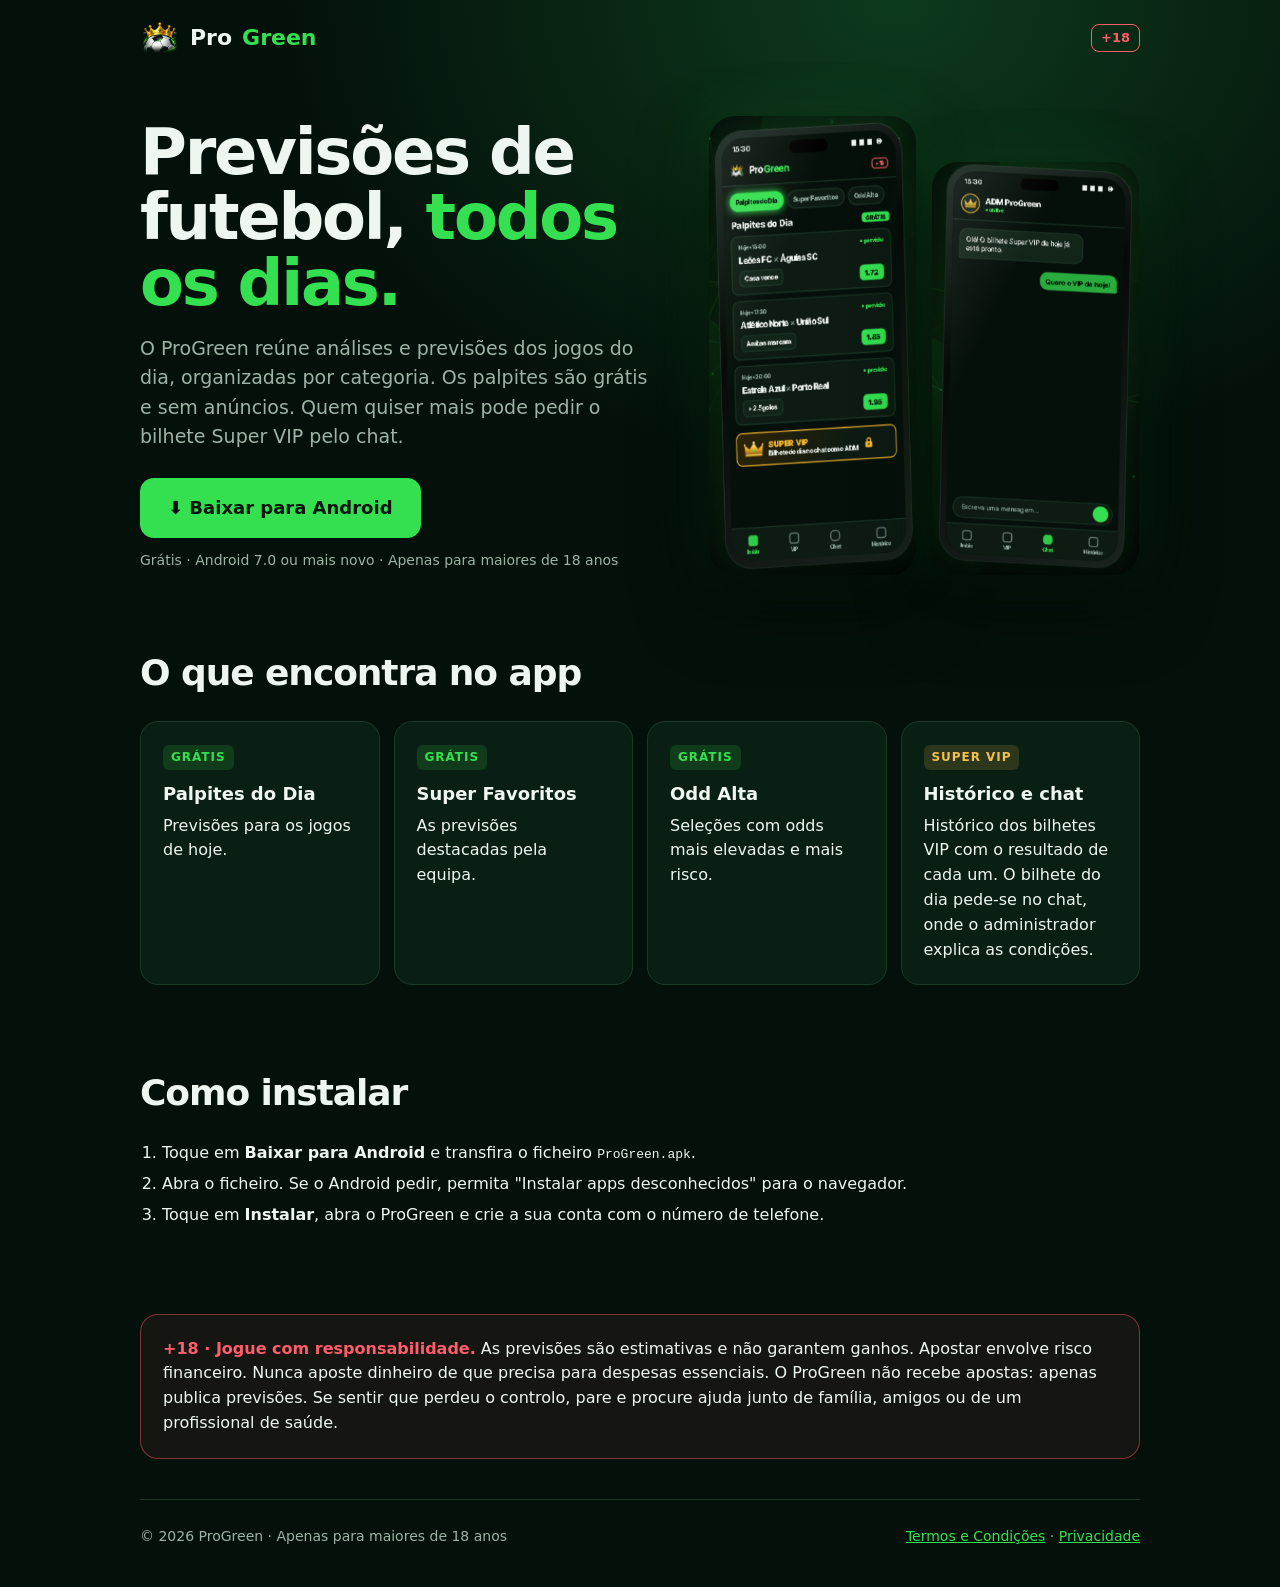
<file: index.html>
<!doctype html>
<html lang="pt">
<head>
<meta charset="utf-8">
<meta name="viewport" content="width=device-width,initial-scale=1">
<title>ProGreen — Previsões de futebol</title>
<meta name="description" content="ProGreen: app Android de previsões de futebol, com palpites grátis todos os dias e área Super VIP. Apenas para maiores de 18 anos.">
<meta property="og:title" content="ProGreen — Previsões de futebol">
<meta property="og:description" content="Palpites grátis todos os dias e área Super VIP. +18. Jogue com responsabilidade.">
<meta property="og:image" content="img/icon.png">
<link rel="icon" href="img/icon.png">
<link rel="stylesheet" href="estilo.css">
</head>
<body>
<div class="wrap">
	<header>
		<a class="brand" href="./"><img src="img/icon.png" alt="">Pro<span>Green</span></a>
		<span class="age" title="Apenas para maiores de 18 anos">+18</span>
	</header>

	<div class="hero">
		<div>
			<h1>Previsões de futebol, <em>todos os dias.</em></h1>
			<p class="lead">O ProGreen reúne análises e previsões dos jogos do dia, organizadas por categoria. Os palpites são grátis e sem anúncios. Quem quiser mais pode pedir o bilhete Super VIP pelo chat.</p>
			<a class="btn" href="https://github.com/Eusette/progreen/releases/latest/download/ProGreen.apk">⬇ Baixar para Android</a>
			<p class="small">Grátis · Android 7.0 ou mais novo · Apenas para maiores de 18 anos</p>
		</div>
		<div class="shots">
			<img src="img/tela-palpites.png" alt="Ecrã de palpites do dia no ProGreen">
			<img src="img/tela-chat.png" alt="Chat com o administrador no ProGreen">
		</div>
	</div>

	<section>
		<h2>O que encontra no app</h2>
		<div class="grid">
			<div class="card"><span class="tag">GRÁTIS</span><b>Palpites do Dia</b>Previsões para os jogos de hoje.</div>
			<div class="card"><span class="tag">GRÁTIS</span><b>Super Favoritos</b>As previsões destacadas pela equipa.</div>
			<div class="card"><span class="tag">GRÁTIS</span><b>Odd Alta</b>Seleções com odds mais elevadas e mais risco.</div>
			<div class="card"><span class="tag vip">SUPER VIP</span><b>Histórico e chat</b>Histórico dos bilhetes VIP com o resultado de cada um. O bilhete do dia pede-se no chat, onde o administrador explica as condições.</div>
		</div>
	</section>

	<section>
		<h2>Como instalar</h2>
		<ol>
			<li>Toque em <b>Baixar para Android</b> e transfira o ficheiro <code>ProGreen.apk</code>.</li>
			<li>Abra o ficheiro. Se o Android pedir, permita "Instalar apps desconhecidos" para o navegador.</li>
			<li>Toque em <b>Instalar</b>, abra o ProGreen e crie a sua conta com o número de telefone.</li>
		</ol>
	</section>

	<section>
		<div class="aviso">
			<p><b>+18 · Jogue com responsabilidade.</b> As previsões são estimativas e não garantem ganhos. Apostar envolve risco financeiro. Nunca aposte dinheiro de que precisa para despesas essenciais. O ProGreen não recebe apostas: apenas publica previsões. Se sentir que perdeu o controlo, pare e procure ajuda junto de família, amigos ou de um profissional de saúde.</p>
		</div>
	</section>

	<footer>
		<span>© 2026 ProGreen · Apenas para maiores de 18 anos</span>
		<span><a href="termos.html">Termos e Condições</a> · <a href="privacidade.html">Privacidade</a></span>
	</footer>
</div>
</body>
</html>
</file>
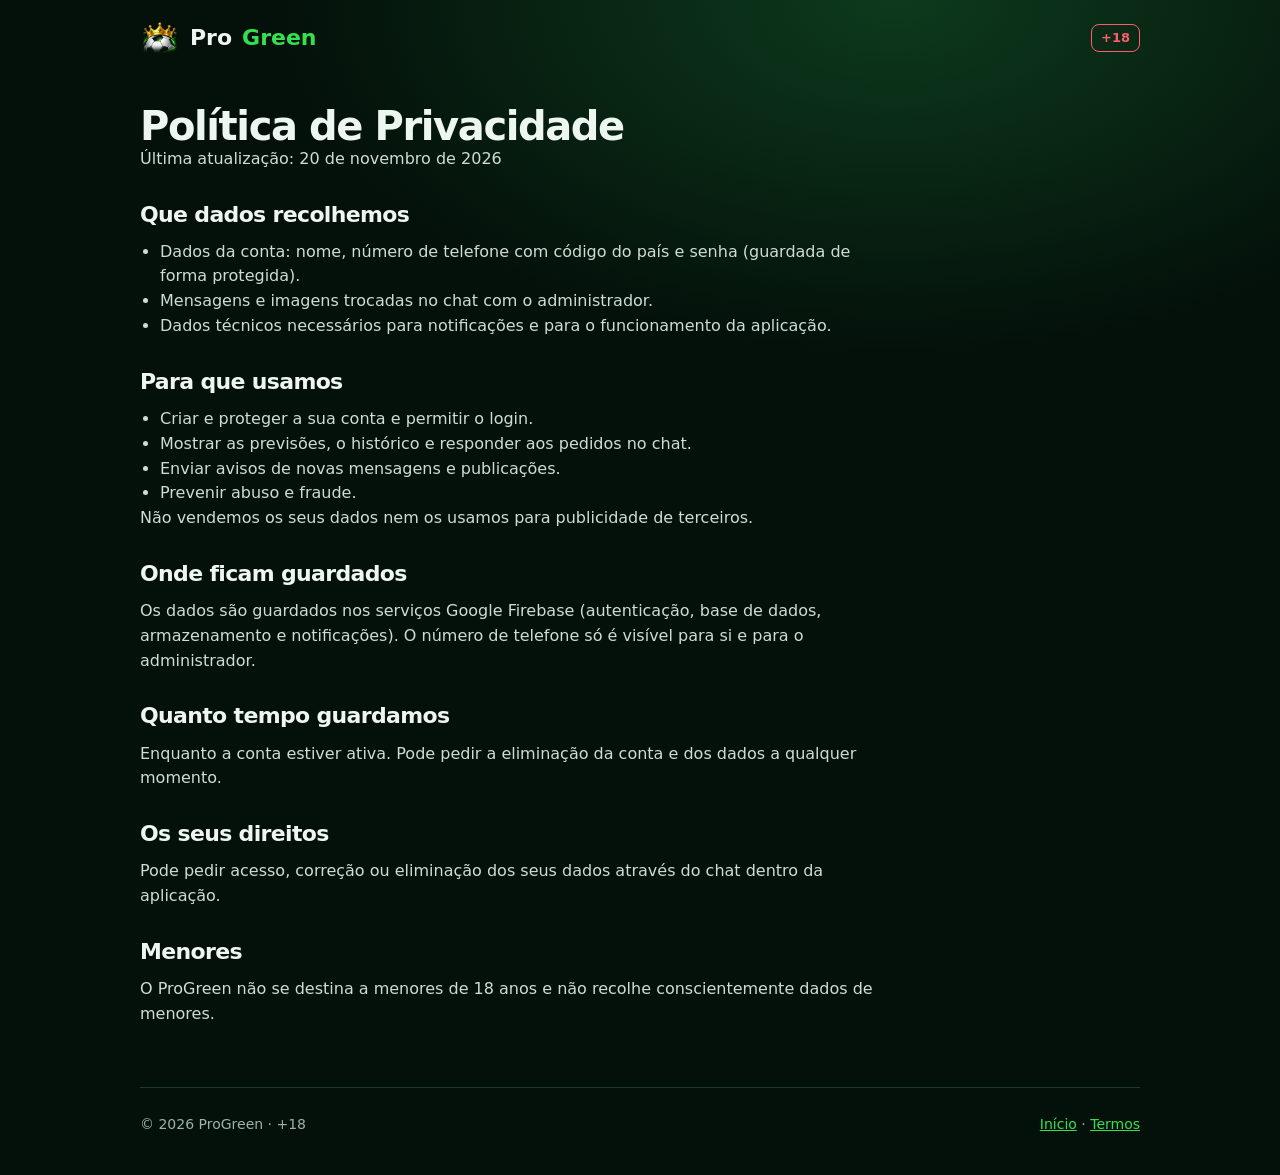
<file: privacidade.html>
<!doctype html>
<html lang="pt">
<head>
<meta charset="utf-8">
<meta name="viewport" content="width=device-width,initial-scale=1">
<title>Política de Privacidade — ProGreen</title>
<link rel="icon" href="img/icon.png">
<link rel="stylesheet" href="estilo.css">
</head>
<body>
<div class="wrap">
	<header>
		<a class="brand" href="./"><img src="img/icon.png" alt="">Pro<span>Green</span></a>
		<span class="age">+18</span>
	</header>
	<main class="doc">
		<h1>Política de Privacidade</h1>
		<p>Última atualização: 20 de novembro de 2026</p>

		<h2>Que dados recolhemos</h2>
		<ul>
			<li>Dados da conta: nome, número de telefone com código do país e senha (guardada de forma protegida).</li>
			<li>Mensagens e imagens trocadas no chat com o administrador.</li>
			<li>Dados técnicos necessários para notificações e para o funcionamento da aplicação.</li>
		</ul>

		<h2>Para que usamos</h2>
		<ul>
			<li>Criar e proteger a sua conta e permitir o login.</li>
			<li>Mostrar as previsões, o histórico e responder aos pedidos no chat.</li>
			<li>Enviar avisos de novas mensagens e publicações.</li>
			<li>Prevenir abuso e fraude.</li>
		</ul>
		<p>Não vendemos os seus dados nem os usamos para publicidade de terceiros.</p>

		<h2>Onde ficam guardados</h2>
		<p>Os dados são guardados nos serviços Google Firebase (autenticação, base de dados, armazenamento e notificações). O número de telefone só é visível para si e para o administrador.</p>

		<h2>Quanto tempo guardamos</h2>
		<p>Enquanto a conta estiver ativa. Pode pedir a eliminação da conta e dos dados a qualquer momento.</p>

		<h2>Os seus direitos</h2>
		<p>Pode pedir acesso, correção ou eliminação dos seus dados através do chat dentro da aplicação.</p>

		<h2>Menores</h2>
		<p>O ProGreen não se destina a menores de 18 anos e não recolhe conscientemente dados de menores.</p>
	</main>
	<footer>
		<span>© 2026 ProGreen · +18</span>
		<span><a href="./">Início</a> · <a href="termos.html">Termos</a></span>
	</footer>
</div>
</body>
</html>
</file>
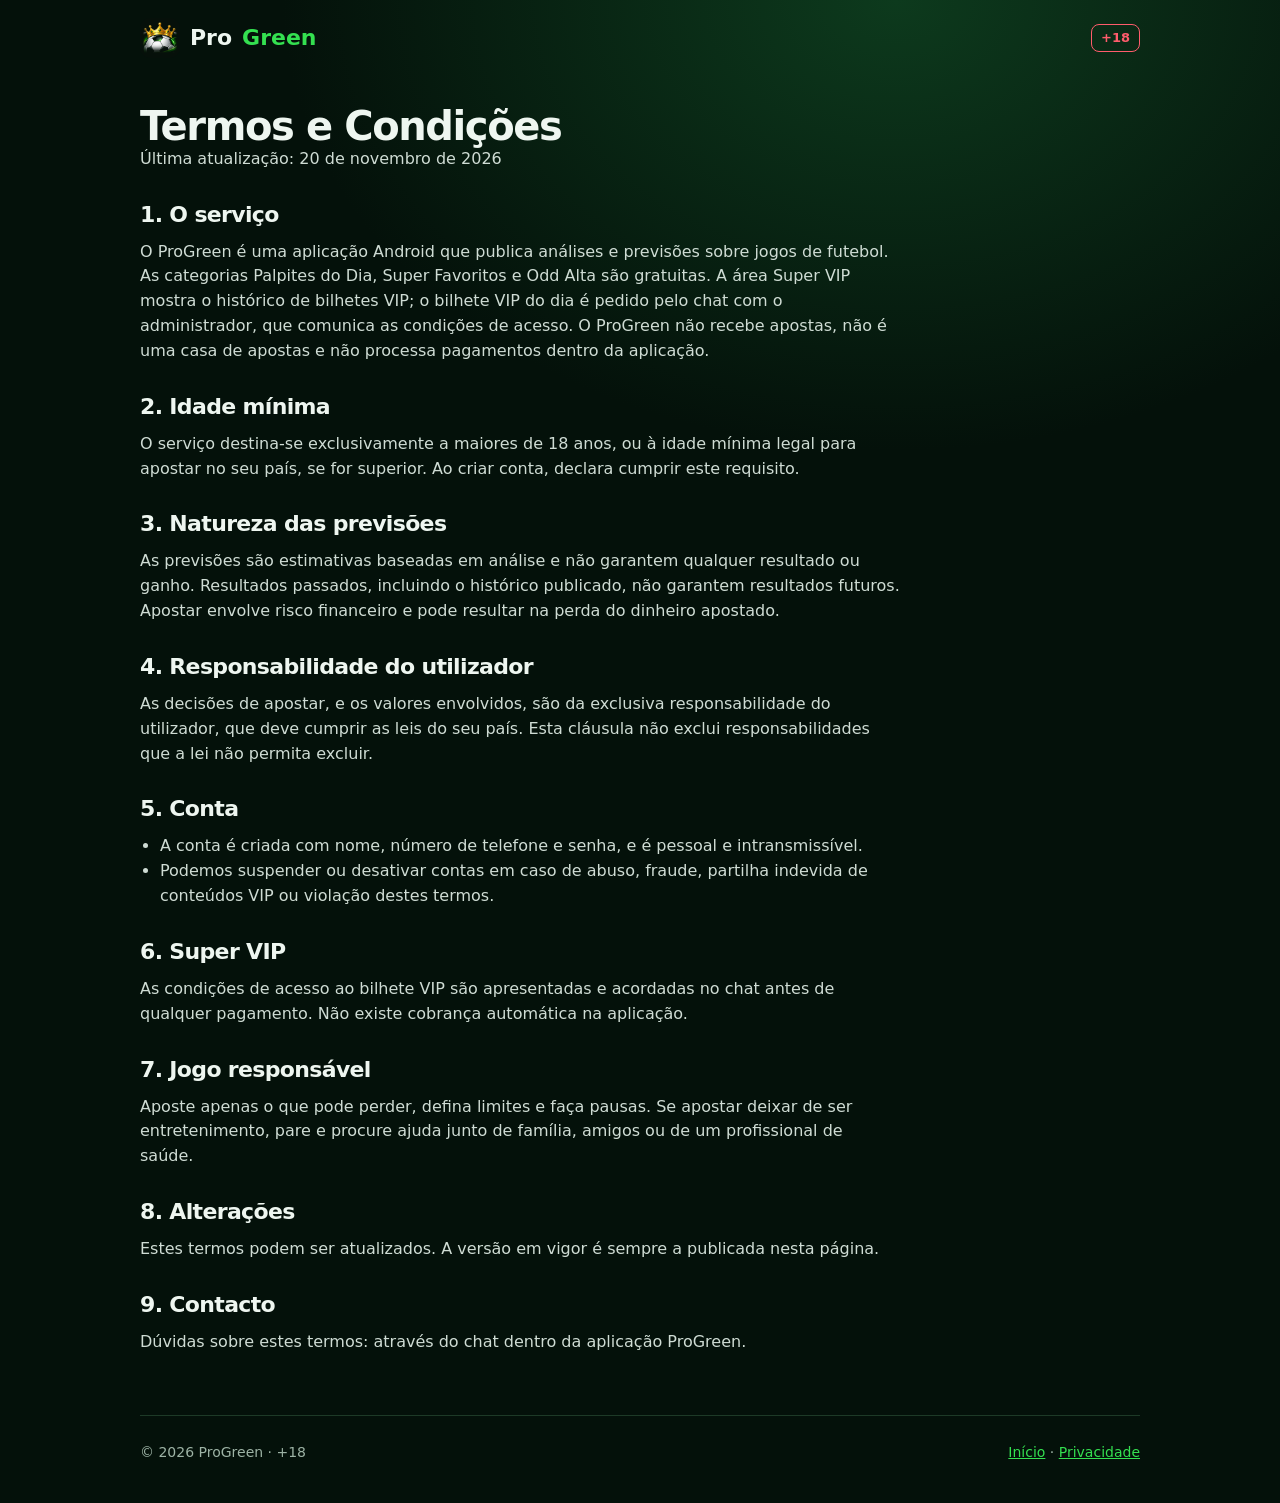
<file: termos.html>
<!doctype html>
<html lang="pt">
<head>
<meta charset="utf-8">
<meta name="viewport" content="width=device-width,initial-scale=1">
<title>Termos e Condições — ProGreen</title>
<link rel="icon" href="img/icon.png">
<link rel="stylesheet" href="estilo.css">
</head>
<body>
<div class="wrap">
	<header>
		<a class="brand" href="./"><img src="img/icon.png" alt="">Pro<span>Green</span></a>
		<span class="age">+18</span>
	</header>
	<main class="doc">
		<h1>Termos e Condições</h1>
		<p>Última atualização: 20 de novembro de 2026</p>

		<h2>1. O serviço</h2>
		<p>O ProGreen é uma aplicação Android que publica análises e previsões sobre jogos de futebol. As categorias Palpites do Dia, Super Favoritos e Odd Alta são gratuitas. A área Super VIP mostra o histórico de bilhetes VIP; o bilhete VIP do dia é pedido pelo chat com o administrador, que comunica as condições de acesso. O ProGreen não recebe apostas, não é uma casa de apostas e não processa pagamentos dentro da aplicação.</p>

		<h2>2. Idade mínima</h2>
		<p>O serviço destina-se exclusivamente a maiores de 18 anos, ou à idade mínima legal para apostar no seu país, se for superior. Ao criar conta, declara cumprir este requisito.</p>

		<h2>3. Natureza das previsões</h2>
		<p>As previsões são estimativas baseadas em análise e não garantem qualquer resultado ou ganho. Resultados passados, incluindo o histórico publicado, não garantem resultados futuros. Apostar envolve risco financeiro e pode resultar na perda do dinheiro apostado.</p>

		<h2>4. Responsabilidade do utilizador</h2>
		<p>As decisões de apostar, e os valores envolvidos, são da exclusiva responsabilidade do utilizador, que deve cumprir as leis do seu país. Esta cláusula não exclui responsabilidades que a lei não permita excluir.</p>

		<h2>5. Conta</h2>
		<ul>
			<li>A conta é criada com nome, número de telefone e senha, e é pessoal e intransmissível.</li>
			<li>Podemos suspender ou desativar contas em caso de abuso, fraude, partilha indevida de conteúdos VIP ou violação destes termos.</li>
		</ul>

		<h2>6. Super VIP</h2>
		<p>As condições de acesso ao bilhete VIP são apresentadas e acordadas no chat antes de qualquer pagamento. Não existe cobrança automática na aplicação.</p>

		<h2>7. Jogo responsável</h2>
		<p>Aposte apenas o que pode perder, defina limites e faça pausas. Se apostar deixar de ser entretenimento, pare e procure ajuda junto de família, amigos ou de um profissional de saúde.</p>

		<h2>8. Alterações</h2>
		<p>Estes termos podem ser atualizados. A versão em vigor é sempre a publicada nesta página.</p>

		<h2>9. Contacto</h2>
		<p>Dúvidas sobre estes termos: através do chat dentro da aplicação ProGreen.</p>
	</main>
	<footer>
		<span>© 2026 ProGreen · +18</span>
		<span><a href="./">Início</a> · <a href="privacidade.html">Privacidade</a></span>
	</footer>
</div>
</body>
</html>
</file>
<file: estilo.css>
:root{--bg:#04110a;--card:#0a1f13;--line:#1d3a27;--g:#34e050;--gold:#f2c14e;--txt:#eef6f0;--mut:#9db3a5;--red:#ff5c6c}
*{box-sizing:border-box;margin:0}
body{background:radial-gradient(ellipse 80% 50% at 70% 0%,#0d3a1d 0%,transparent 60%),var(--bg);color:var(--txt);font-family:'Inter',system-ui,-apple-system,Segoe UI,Roboto,sans-serif;line-height:1.55}
a{color:var(--g)}
.wrap{max-width:1040px;margin:0 auto;padding:0 20px}
header{display:flex;justify-content:space-between;align-items:center;padding:18px 0}
.brand{display:flex;align-items:center;gap:10px;font-weight:800;font-size:22px;text-decoration:none;color:var(--txt)}
.brand img{width:40px;height:40px;border-radius:10px}
.brand span{color:var(--g)}
.age{border:1.5px solid var(--red);color:var(--red);font-weight:800;font-size:13px;padding:3px 9px;border-radius:8px}
.hero{display:grid;grid-template-columns:1.1fr .9fr;gap:40px;align-items:center;padding:40px 0 30px}
h1{font-size:clamp(36px,6vw,64px);line-height:1.02;letter-spacing:-.035em;font-weight:900}
h1 em{font-style:normal;color:var(--g)}
.lead{color:var(--mut);font-size:19px;margin:18px 0 26px;max-width:520px}
.btn{display:inline-flex;align-items:center;gap:10px;background:var(--g);color:#03140a;font-weight:900;padding:16px 28px;border-radius:14px;text-decoration:none;font-size:18px}
.small{color:var(--mut);font-size:14px;margin-top:12px}
.shots{display:flex;gap:16px;justify-content:center}
.shots img{width:48%;max-width:230px;border-radius:26px;box-shadow:0 30px 70px rgba(0,0,0,.6),0 0 60px rgba(52,224,80,.12)}
.shots img:last-child{margin-top:46px}
section{padding:40px 0}
h2{font-size:clamp(26px,4vw,36px);letter-spacing:-.03em;margin-bottom:20px}
.grid{display:grid;grid-template-columns:repeat(auto-fit,minmax(220px,1fr));gap:14px}
.card{background:var(--card);border:1px solid var(--line);border-radius:18px;padding:22px}
.card b{display:block;font-size:18px;margin-bottom:6px}
.card .tag{display:inline-block;font-size:12px;font-weight:800;letter-spacing:.08em;padding:3px 8px;border-radius:6px;background:rgba(52,224,80,.15);color:var(--g);margin-bottom:10px}
.card .tag.vip{background:rgba(242,193,78,.15);color:var(--gold)}
ol{padding-left:22px}
ol li{margin:6px 0}
.aviso{border:1px solid rgba(255,92,108,.45);background:rgba(255,92,108,.07);border-radius:18px;padding:22px}
.aviso b{color:var(--red)}
footer{border-top:1px solid var(--line);padding:26px 0 40px;color:var(--mut);font-size:14px;display:flex;flex-wrap:wrap;gap:14px;justify-content:space-between}
.doc{max-width:760px;padding:30px 0 60px}
.doc h1{font-size:40px}
.doc h2{font-size:22px;margin:26px 0 8px}
.doc p,.doc li{color:#cfdcd4}
.doc ul{padding-left:20px}
@media (max-width:760px){.hero{grid-template-columns:1fr;padding-top:16px;gap:30px}.shots img{max-width:170px}}
</file>
